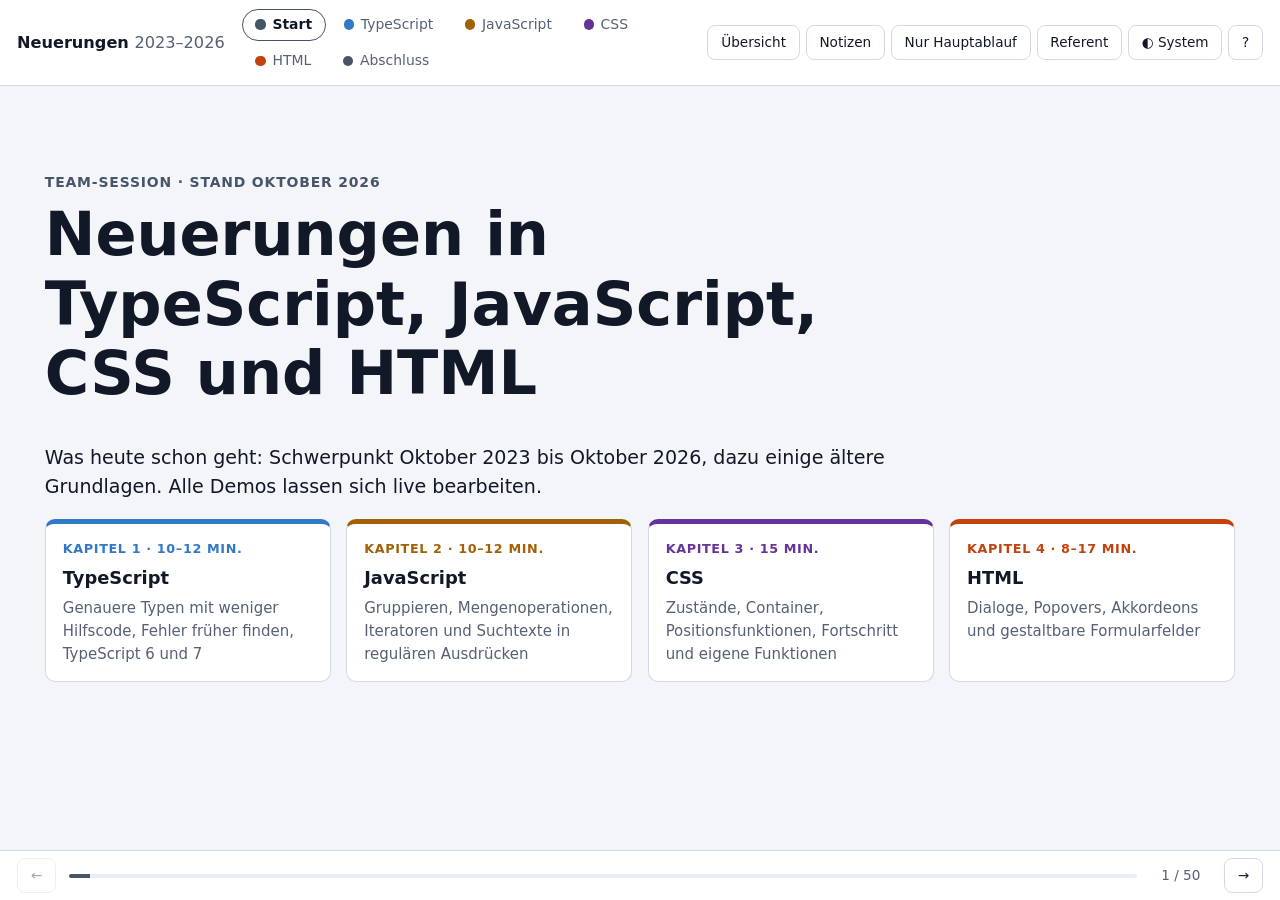
<file: index.html>
<!doctype html>
<html lang="de">
<head>
  <meta charset="utf-8">
  <meta name="viewport" content="width=device-width, initial-scale=1">
  <title>Neuerungen im Web</title>
  <meta name="description" content="Interaktive Präsentation zu Neuerungen in TypeScript, JavaScript, CSS und HTML, Oktober 2023 bis Oktober 2026">
  <link rel="stylesheet" href="assets/css/presentation.css">
</head>
<body data-chapter="start">
  <a class="skip-link" href="#slide">Zur Folie springen</a>

  <header class="topbar">
    <button type="button" class="brand" data-action="home" title="Zur ersten Folie">
      Neuerungen <span>2023–2026</span>
    </button>
    <nav class="chapters" aria-label="Kapitel"></nav>
    <div class="tools">
      <button type="button" data-action="overview" title="Übersicht und Kapitelwahl (O)">Übersicht</button>
      <button type="button" data-action="notes" aria-pressed="false" title="Sprechernotizen (N)">Notizen</button>
      <button type="button" data-action="mainonly" aria-pressed="false" title="Reserve und Zusatzbeispiele ausblenden (R)">Nur Hauptablauf</button>
      <button type="button" data-action="presenter" title="Referentenansicht in neuem Fenster (P)">Referent</button>
      <button type="button" data-action="theme">◐</button>
      <button type="button" data-action="help" title="Tastatursteuerung (?)" aria-label="Tastatursteuerung">?</button>
    </div>
  </header>

  <main id="slide" class="slide" tabindex="-1"></main>

  <aside id="notes" class="notes" aria-label="Sprechernotizen" hidden>
    <div class="notes-head">
      <strong>Sprechernotizen</strong>
      <span class="notes-meta"></span>
    </div>
    <div class="notes-body"></div>
  </aside>

  <footer class="bottombar">
    <button type="button" data-action="prev" aria-label="Vorherige Folie">←</button>
    <div class="progress" aria-hidden="true"><div class="progress-bar"></div></div>
    <span class="counter"></span>
    <button type="button" data-action="next" aria-label="Nächste Folie">→</button>
  </footer>

  <div id="announce" class="visually-hidden" aria-live="polite"></div>

  <dialog id="overview" class="sheet" aria-labelledby="overview-title">
    <div class="sheet-head">
      <h2 id="overview-title">Übersicht und Kapitelwahl</h2>
      <form method="dialog"><button class="btn btn-quiet" aria-label="Übersicht schließen">Schließen</button></form>
    </div>
    <p class="overview-mode muted"></p>
    <div class="overview-body"></div>
  </dialog>

  <dialog id="help" class="sheet sheet-narrow" aria-labelledby="help-title">
    <div class="sheet-head">
      <h2 id="help-title">Tastatursteuerung</h2>
      <form method="dialog"><button class="btn btn-quiet" aria-label="Hilfe schließen">Schließen</button></form>
    </div>
    <dl class="help-keys"></dl>
    <p class="muted">Nach einem Klick in ein Demo-Ergebnis liegt der Fokus im iframe. Für die Folien­navigation einmal außerhalb klicken.</p>
  </dialog>

  <script src="assets/js/deck.js"></script>
  <script src="content/start.js"></script>
  <script src="content/typescript.js"></script>
  <script src="content/javascript.js"></script>
  <script src="content/css.js"></script>
  <script src="content/html.js"></script>
  <script src="content/ende.js"></script>
  <script src="assets/js/highlight.js"></script>
  <script src="assets/js/playground.js"></script>
  <script src="assets/js/demo.js"></script>
  <script src="assets/js/render.js"></script>
  <script src="assets/js/app.js"></script>
</body>
</html>
</file>
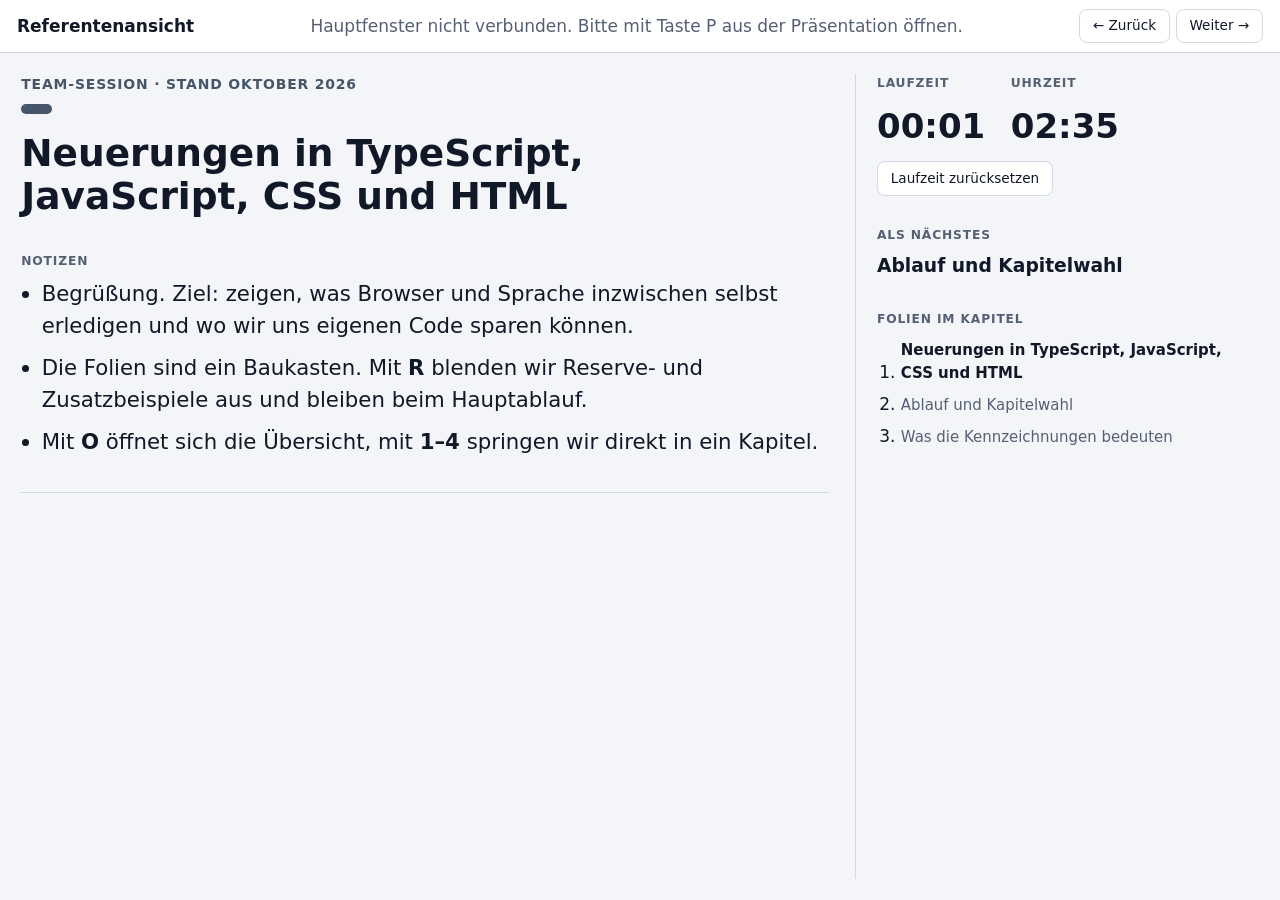
<file: presenter.html>
<!doctype html>
<html lang="de">
<head>
  <meta charset="utf-8">
  <meta name="viewport" content="width=device-width, initial-scale=1">
  <title>Referentenansicht</title>
  <link rel="stylesheet" href="assets/css/presentation.css">
  <link rel="stylesheet" href="assets/css/presenter.css">
</head>
<body class="presenter" data-chapter="start">
  <header class="topbar">
    <strong>Referentenansicht</strong>
    <span class="presenter-status muted"></span>
    <div class="tools">
      <button type="button" data-nav="prev" title="Vorherige Folie (←)">← Zurück</button>
      <button type="button" data-nav="next" title="Nächste Folie (→)">Weiter →</button>
    </div>
  </header>

  <main class="presenter-grid">
    <section class="presenter-current" aria-labelledby="current-title">
      <p class="kicker" id="current-kicker"></p>
      <p class="topic" id="current-topic" hidden></p>
      <h1 id="current-title" class="slide-title"></h1>
      <div id="current-badges"></div>
      <h2 class="presenter-label">Notizen</h2>
      <div id="current-notes" class="presenter-notes"></div>
      <div id="current-sources" class="slide-foot"></div>
    </section>

    <aside class="presenter-side">
      <section class="presenter-timer" aria-label="Zeit">
        <div>
          <span class="presenter-label">Laufzeit</span>
          <span id="elapsed" class="presenter-time">00:00</span>
        </div>
        <div>
          <span class="presenter-label">Uhrzeit</span>
          <span id="clock" class="presenter-time"></span>
        </div>
        <button type="button" class="btn" id="timer-reset">Laufzeit zurücksetzen</button>
      </section>
      <section>
        <h2 class="presenter-label">Als Nächstes</h2>
        <p id="next-title" class="presenter-next"></p>
      </section>
      <section>
        <h2 class="presenter-label">Folien im Kapitel</h2>
        <ol id="chapter-list" class="presenter-list"></ol>
      </section>
    </aside>
  </main>

  <script src="assets/js/deck.js"></script>
  <script src="content/start.js"></script>
  <script src="content/typescript.js"></script>
  <script src="content/javascript.js"></script>
  <script src="content/css.js"></script>
  <script src="content/html.js"></script>
  <script src="content/ende.js"></script>
  <script src="assets/js/render.js"></script>
  <script src="assets/js/presenter.js"></script>
</body>
</html>
</file>
<file: assets/css/presentation.css>
/* ==========================================================================
   Tokens
   ========================================================================== */

:root {
  color-scheme: light;
  --bg: #f3f5f9;
  --surface: #ffffff;
  --surface-2: #e9edf4;
  --fg: #111827;
  --muted: #566074;
  --border: #d3d9e3;
  --focus: #2563eb;

  /* Code steht in beiden Farbschemata auf dunklem Grund, damit er sich vom Text abhebt */
  --code-bg: #0f172a;
  --code-fg: #e2e8f0;
  --t-comment: #8b95a7;
  --t-string: #86efac;
  --t-keyword: #c4b5fd;
  --t-number: #fdba74;
  --t-fn: #93c5fd;
  --t-type: #67e8f9;
  --t-tag: #fda4af;
  --t-attr: #d8b4fe;
  --t-prop: #93c5fd;
  --t-at: #fda4af;

  --new-bg: #dcfce7;   --new-fg: #166534;
  --base-bg: #e0e7ff;  --base-fg: #3730a3;
  --limited-bg: #fef3c7; --limited-fg: #92400e;
  --exp-bg: #fce7f3;   --exp-fg: #9d174d;
  --ok: #15803d;
  --missing: #b91c1c;
  --before: #b45309;
  --after: #15803d;
  --neutral: #64748b;

  --ch-start: #475569;
  --ch-ts: #3178c6;
  --ch-js: #a16207;
  --ch-css: #663399;
  --ch-html: #c2410c;
  --ch-ende: #475569;
  --accent: var(--ch-start);

  --scale: 1;
  --radius: 10px;
  --font: system-ui, -apple-system, "Segoe UI", Roboto, "Helvetica Neue", sans-serif;
  --mono: ui-monospace, "SF Mono", "Cascadia Code", Menlo, Consolas, monospace;
}

@media (prefers-color-scheme: dark) {
  :root:not([data-theme="light"]) {
    color-scheme: dark;
    --bg: #0b1020;
    --surface: #111a2c;
    --surface-2: #19233a;
    --fg: #e6eaf2;
    --muted: #9ba6ba;
    --border: #2a3654;
    --focus: #60a5fa;
    --code-bg: #1a2440;
    --code-fg: #e2e8f0;
    --t-comment: #8b95a7;
    --t-string: #86efac;
    --t-keyword: #c4b5fd;
    --t-number: #fdba74;
    --t-fn: #93c5fd;
    --t-type: #67e8f9;
    --t-tag: #fda4af;
    --t-attr: #d8b4fe;
    --t-prop: #93c5fd;
    --t-at: #fda4af;
    --new-bg: #14532d;   --new-fg: #bbf7d0;
    --base-bg: #312e81;  --base-fg: #c7d2fe;
    --limited-bg: #713f12; --limited-fg: #fde68a;
    --exp-bg: #831843;   --exp-fg: #fbcfe8;
    --ok: #4ade80;
    --missing: #f87171;
    --before: #fbbf24;
    --after: #4ade80;
    --neutral: #94a3b8;
    --ch-start: #94a3b8;
    --ch-ts: #6aa6ea;
    --ch-js: #f7df1e;
    --ch-css: #b48ce8;
    --ch-html: #ff8a5c;
    --ch-ende: #94a3b8;
  }
}

:root[data-theme="dark"] {
  color-scheme: dark;
  --bg: #0b1020;
  --surface: #111a2c;
  --surface-2: #19233a;
  --fg: #e6eaf2;
  --muted: #9ba6ba;
  --border: #2a3654;
  --focus: #60a5fa;
  --code-bg: #1a2440;
  --code-fg: #e2e8f0;
  --t-comment: #8b95a7;
  --t-string: #86efac;
  --t-keyword: #c4b5fd;
  --t-number: #fdba74;
  --t-fn: #93c5fd;
  --t-type: #67e8f9;
  --t-tag: #fda4af;
  --t-attr: #d8b4fe;
  --t-prop: #93c5fd;
  --t-at: #fda4af;
  --new-bg: #14532d;   --new-fg: #bbf7d0;
  --base-bg: #312e81;  --base-fg: #c7d2fe;
  --limited-bg: #713f12; --limited-fg: #fde68a;
  --exp-bg: #831843;   --exp-fg: #fbcfe8;
  --ok: #4ade80;
  --missing: #f87171;
  --before: #fbbf24;
  --after: #4ade80;
  --neutral: #94a3b8;
  --ch-start: #94a3b8;
  --ch-ts: #6aa6ea;
  --ch-js: #f7df1e;
  --ch-css: #b48ce8;
  --ch-html: #ff8a5c;
  --ch-ende: #94a3b8;
}

[data-chapter="start"] { --accent: var(--ch-start); }
[data-chapter="ts"]    { --accent: var(--ch-ts); }
[data-chapter="js"]    { --accent: var(--ch-js); }
[data-chapter="css"]   { --accent: var(--ch-css); }
[data-chapter="html"]  { --accent: var(--ch-html); }
[data-chapter="ende"]  { --accent: var(--ch-ende); }

/* ==========================================================================
   Grundlayout
   ========================================================================== */

*, *::before, *::after { box-sizing: border-box; }

html {
  font-size: calc(17px * var(--scale));
  -webkit-text-size-adjust: 100%;
}

body {
  margin: 0;
  height: 100dvh;
  display: grid;
  grid-template-rows: auto minmax(0, 1fr) auto auto;
  grid-template-columns: minmax(0, 1fr);
  background: var(--bg);
  color: var(--fg);
  font-family: var(--font);
  line-height: 1.55;
}

a { color: var(--focus); }
code {
  font-family: var(--mono);
  font-size: 0.88em;
  font-weight: 600;
  color: color-mix(in srgb, var(--accent) 80%, var(--fg));
  background: color-mix(in srgb, var(--accent) 12%, var(--surface));
  border: 1px solid color-mix(in srgb, var(--accent) 25%, transparent);
  border-radius: 4px;
  padding: 0.02em 0.32em;
}
kbd {
  font-family: var(--mono);
  font-size: 0.8em;
  border: 1px solid var(--border);
  border-bottom-width: 2px;
  border-radius: 5px;
  padding: 0.05em 0.4em;
  background: var(--surface);
}
:focus-visible { outline: 2px solid var(--focus); outline-offset: 2px; }

.visually-hidden {
  position: absolute !important;
  width: 1px; height: 1px;
  overflow: hidden;
  clip-path: inset(50%);
  white-space: nowrap;
}

.skip-link {
  position: absolute;
  left: 1rem;
  top: -3rem;
  z-index: 10;
  background: var(--surface);
  padding: 0.5rem 1rem;
  border-radius: var(--radius);
}
.skip-link:focus { top: 0.5rem; }

.muted { color: var(--muted); }

button { font: inherit; color: inherit; }

.btn,
.tools button,
.bottombar button {
  display: inline-flex;
  align-items: center;
  gap: 0.35rem;
  border: 1px solid var(--border);
  background: var(--surface);
  color: var(--fg);
  border-radius: 8px;
  padding: 0.35rem 0.75rem;
  font-size: 0.8rem;
  text-decoration: none;
  cursor: pointer;
  white-space: nowrap;
}
.btn:hover,
.tools button:hover,
.bottombar button:hover:not(:disabled) { border-color: var(--accent); }
.btn-quiet { background: transparent; }
.tools button[aria-pressed="true"] {
  background: var(--accent);
  border-color: var(--accent);
  color: var(--surface);
}

/* ==========================================================================
   Kopf- und Fußleiste
   ========================================================================== */

.topbar {
  display: flex;
  flex-wrap: wrap;
  align-items: center;
  gap: 0.5rem 1rem;
  padding: 0.5rem 1rem;
  background: var(--surface);
  border-bottom: 1px solid var(--border);
}

.brand {
  border: 0;
  background: none;
  font-weight: 700;
  font-size: 0.95rem;
  cursor: pointer;
  padding: 0.25rem 0;
}
.brand span { color: var(--muted); font-weight: 500; }

.chapters { display: flex; flex-wrap: wrap; gap: 0.25rem; flex: 1; }
.chapters button {
  display: inline-flex;
  align-items: center;
  gap: 0.4rem;
  border: 1px solid transparent;
  background: none;
  border-radius: 999px;
  padding: 0.25rem 0.75rem;
  font-size: 0.82rem;
  cursor: pointer;
  color: var(--muted);
}
.chapters button:hover { color: var(--fg); border-color: var(--border); }
.chapters button[aria-current="true"] {
  color: var(--fg);
  border-color: var(--accent);
  font-weight: 600;
}
.chapters .short { display: none; }

.dot {
  width: 0.6rem;
  height: 0.6rem;
  border-radius: 50%;
  background: var(--accent);
  flex: none;
}
.chapters button[data-chapter="start"] .dot,
.overview-chapter[data-chapter="start"] .dot { background: var(--ch-start); }
.chapters button[data-chapter="ts"] .dot,
.overview-chapter[data-chapter="ts"] .dot { background: var(--ch-ts); }
.chapters button[data-chapter="js"] .dot,
.overview-chapter[data-chapter="js"] .dot { background: var(--ch-js); }
.chapters button[data-chapter="css"] .dot,
.overview-chapter[data-chapter="css"] .dot { background: var(--ch-css); }
.chapters button[data-chapter="html"] .dot,
.overview-chapter[data-chapter="html"] .dot { background: var(--ch-html); }
.chapters button[data-chapter="ende"] .dot,
.overview-chapter[data-chapter="ende"] .dot { background: var(--ch-ende); }

.tools { display: flex; flex-wrap: wrap; gap: 0.35rem; }

.bottombar {
  display: flex;
  align-items: center;
  gap: 0.75rem;
  padding: 0.4rem 1rem;
  background: var(--surface);
  border-top: 1px solid var(--border);
}
.bottombar button:disabled { opacity: 0.4; cursor: default; }
.progress {
  flex: 1;
  height: 4px;
  border-radius: 2px;
  background: var(--surface-2);
  overflow: hidden;
}
.progress-bar {
  height: 100%;
  width: 0;
  background: var(--accent);
  transition: width 200ms ease;
}
.counter {
  font-variant-numeric: tabular-nums;
  font-size: 0.8rem;
  color: var(--muted);
  min-width: 4.5em;
  text-align: center;
}

/* ==========================================================================
   Notizen
   ========================================================================== */

.notes {
  max-height: 34vh;
  overflow: auto;
  background: var(--surface-2);
  border-top: 3px solid var(--accent);
  padding: 0.6rem 1rem 0.8rem;
  font-size: 0.92rem;
}
.notes[hidden] { display: none; }
.notes-head { display: flex; justify-content: space-between; gap: 1rem; color: var(--muted); font-size: 0.8rem; }
.notes-list { margin: 0.35rem 0 0; padding-left: 1.2rem; }
.notes-list li + li { margin-top: 0.25rem; }

/* ==========================================================================
   Folie
   ========================================================================== */

.slide {
  overflow: auto;
  scroll-padding: 1rem;
  outline: none;
}

.slide-inner {
  max-width: 1440px;
  margin: 0 auto;
  padding: clamp(1rem, 2.5vw, 2.25rem) clamp(1rem, 3.5vw, 3.25rem) 3rem;
}

.slide-head { margin-bottom: 1.25rem; }
.kicker {
  margin: 0 0 0.35rem;
  color: var(--accent);
  font-weight: 700;
  font-size: 0.82rem;
  letter-spacing: 0.06em;
  text-transform: uppercase;
}
/* Das eigentliche Feature einer Folie, groß und auf einen Blick erkennbar */
.topic {
  display: inline-block;
  max-width: 100%;
  overflow-wrap: anywhere;
  margin: 0.15rem 0 0.6rem;
  padding: 0.3rem 0.9rem;
  border-radius: 8px;
  background: var(--accent);
  color: var(--surface);
  font-family: var(--mono);
  font-size: clamp(1.15rem, 0.9rem + 1vw, 1.7rem);
  font-weight: 700;
  line-height: 1.3;
}
.topic code {
  all: unset;
  font: inherit;
}

.slide-title {
  margin: 0;
  font-size: clamp(1.55rem, 1rem + 1.6vw, 2.45rem);
  line-height: 1.15;
  text-wrap: balance;
}
.slide-title code { font-size: 0.85em; }

.badges { display: flex; flex-wrap: wrap; gap: 0.4rem; margin-top: 0.75rem; }
.badge,
.chip {
  display: inline-flex;
  align-items: center;
  gap: 0.3rem;
  border-radius: 999px;
  padding: 0.12rem 0.65rem;
  font-size: 0.74rem;
  font-weight: 600;
  white-space: nowrap;
}
.badge-new { background: var(--new-bg); color: var(--new-fg); }
.badge-base { background: var(--base-bg); color: var(--base-fg); }
.badge-limited { background: var(--limited-bg); color: var(--limited-fg); }
.badge-exp { background: var(--exp-bg); color: var(--exp-fg); }
.chip {
  border: 1px solid var(--border);
  color: var(--muted);
  font-weight: 500;
}
.chip-role { border-style: dashed; color: var(--fg); }
.chip.check.is-ok { color: var(--ok); border-color: currentColor; }
.chip.check.is-missing { color: var(--missing); border-color: currentColor; }

.slide-body > * + * { margin-top: 1rem; }
.slide-body p { margin: 0; max-width: 75ch; }
.slide-body .lead {
  font-size: 1.12rem;
  color: var(--fg);
  max-width: 70ch;
}
.block-heading { font-size: 1.1rem; margin: 1.5rem 0 0; }
.list { margin: 0; padding-left: 1.25rem; max-width: 80ch; }
.list li + li { margin-top: 0.3rem; }

.slide-foot {
  margin-top: 2rem;
  padding-top: 0.9rem;
  border-top: 1px solid var(--border);
  font-size: 0.82rem;
  color: var(--muted);
  display: grid;
  gap: 0.5rem;
}
.slide-foot p { margin: 0; max-width: 100ch; }
.slide-foot strong { color: var(--fg); }
.sources { display: flex; flex-wrap: wrap; gap: 0.25rem 0.75rem; align-items: baseline; }
.sources ul { display: contents; list-style: none; }
.sources li::after { content: "·"; margin-left: 0.75rem; color: var(--border); }
.sources li:last-child::after { content: none; }

.fineprint { font-size: 0.75rem; color: var(--muted); overflow-wrap: anywhere; }

/* Titel- und Kapitelfolien */
.layout-title .slide-head { margin: clamp(1rem, 6vh, 4rem) 0 2rem; }
.layout-title .slide-title { font-size: clamp(2rem, 1rem + 3.4vw, 3.8rem); max-width: 20ch; }
.layout-chapter .slide-title { font-size: clamp(2rem, 1rem + 3vw, 3.4rem); }
.layout-chapter .slide-head { border-left: 6px solid var(--accent); padding-left: 1rem; }

/* Tabellen */
.table-wrap { overflow-x: auto; max-width: 100%; }
.table-wrap table {
  border-collapse: collapse;
  width: 100%;
  font-size: 0.86rem;
  background: var(--surface);
  border: 1px solid var(--border);
  border-radius: var(--radius);
}
.table-wrap th,
.table-wrap td {
  text-align: left;
  vertical-align: top;
  padding: 0.45rem 0.75rem;
  border-bottom: 1px solid var(--border);
}
.table-wrap thead th { background: var(--surface-2); font-size: 0.78rem; }
.table-wrap tr:last-child > * { border-bottom: 0; }
.check-cell { font-weight: 600; white-space: nowrap; }
.check-cell.is-ok { color: var(--ok); }
.check-cell.is-missing { color: var(--missing); }

/* Hinweise */
.callout {
  border-left: 4px solid var(--accent);
  background: var(--surface);
  border-radius: 0 var(--radius) var(--radius) 0;
  padding: 0.7rem 1rem;
  max-width: 90ch;
}
.callout p { margin: 0; }
.callout-title { font-weight: 700; margin-bottom: 0.2rem !important; }
.callout-warn { border-left-color: var(--before); }
.callout-exp { border-left-color: var(--exp-fg); }
.callout-ok { border-left-color: var(--after); }

/* Karten */
.cards {
  display: grid;
  grid-template-columns: repeat(auto-fit, minmax(min(100%, 14rem), 1fr));
  gap: 0.9rem;
}
.card {
  display: flex;
  flex-direction: column;
  gap: 0.3rem;
  text-align: left;
  border: 1px solid var(--border);
  border-top: 5px solid var(--accent);
  background: var(--surface);
  border-radius: var(--radius);
  padding: 0.9rem 1rem;
}
button.card { cursor: pointer; }
button.card:hover { border-color: var(--accent); }
.card-title { font-weight: 700; font-size: 1.05rem; }
.card-text { color: var(--muted); font-size: 0.88rem; }
.card-meta { font-size: 0.75rem; color: var(--accent); font-weight: 700; text-transform: uppercase; letter-spacing: 0.05em; }

/* Legende */
.legend {
  display: grid;
  grid-template-columns: max-content 1fr;
  gap: 0.6rem 1rem;
  margin: 0;
  align-items: baseline;
}
.legend dd { margin: 0; }

/* Spalten */
.columns {
  display: grid;
  grid-template-columns: repeat(auto-fit, minmax(min(100%, 22rem), 1fr));
  gap: 1.25rem;
}
.column > * + * { margin-top: 1rem; }

/* ==========================================================================
   Vergleich und Demos
   ========================================================================== */

.compare {
  display: grid;
  grid-template-columns: repeat(2, minmax(0, 1fr));
  gap: 1.25rem;
}
.compare-side {
  min-width: 0;
  border-top: 4px solid var(--neutral);
  padding-top: 0.55rem;
}
.compare-side > * + * { margin-top: 0.75rem; }
.compare-before { border-top-color: var(--before); }
.compare-after { border-top-color: var(--after); }
.compare-label {
  margin: 0;
  font-size: 0.78rem;
  text-transform: uppercase;
  letter-spacing: 0.06em;
}
.compare-before .compare-label { color: var(--before); }
.compare-after .compare-label { color: var(--after); }

.demo {
  display: grid;
  grid-template-columns: minmax(0, 1.05fr) minmax(0, 1fr);
  gap: 1rem;
  align-items: start;
}
.demo.stack { grid-template-columns: minmax(0, 1fr); }
.demo-code,
.demo-result { display: flex; flex-direction: column; gap: 0.6rem; min-width: 0; }

/* Codeflächen sind immer dunkel: eigene Farben für Rahmen, Text und Meldungen */
.editor,
.console {
  --fg: var(--code-fg);
  --muted: #94a3b8;
  --border: #2c3a57;
  --focus: #60a5fa;
  --before: #fbbf24;
  --missing: #f87171;
  --ok: #4ade80;
  color: var(--code-fg);
  box-shadow: 0 1px 2px rgb(15 23 42 / 0.12), 0 4px 14px rgb(15 23 42 / 0.12);
}

.editor {
  border: 1px solid var(--border);
  border-radius: var(--radius);
  background: var(--code-bg);
  overflow: hidden;
}
.editor:focus-within { outline: 2px solid var(--focus); outline-offset: 1px; }
.editor-head,
.result-head {
  display: flex;
  justify-content: space-between;
  gap: 1rem;
  font-size: 0.68rem;
  font-weight: 700;
  letter-spacing: 0.07em;
  text-transform: uppercase;
  color: var(--muted);
}
.editor-head { padding: 0.4rem 0.9rem; border-bottom: 1px solid var(--border); }
.editor-hint { font-weight: 500; letter-spacing: 0.02em; text-transform: none; }
.editor.is-static .editor-head { display: none; }
.editor.is-static .editor-head:has(.editor-lang:not(:empty)) { display: flex; }

.editor-body { position: relative; }
.editor-hl,
.editor-input {
  margin: 0;
  padding: 0.75rem 0.95rem;
  font-family: var(--mono);
  font-size: 0.8rem;
  line-height: 1.55;
  font-variant-ligatures: none;
  letter-spacing: 0;
  white-space: pre-wrap;
  overflow-wrap: anywhere;
  word-break: normal;
  tab-size: 2;
}
.editor-hl { color: var(--code-fg); min-height: 2.5rem; }
.editor-input {
  position: absolute;
  inset: 0;
  width: 100%;
  height: 100%;
  border: 0;
  background: transparent;
  color: transparent;
  caret-color: var(--fg);
  resize: none;
  overflow: hidden;
  outline: none;
}
.editor-input::selection { background: color-mix(in srgb, var(--focus) 30%, transparent); }

.t-comment { color: var(--t-comment); font-style: italic; }
.t-string { color: var(--t-string); }
.t-keyword { color: var(--t-keyword); }
.t-number { color: var(--t-number); }
.t-fn { color: var(--t-fn); }
.t-type { color: var(--t-type); }
.t-tag { color: var(--t-tag); }
.t-attr { color: var(--t-attr); }
.t-prop { color: var(--t-prop); }
.t-at { color: var(--t-at); font-weight: 600; }

.demo-toolbar { display: flex; flex-wrap: wrap; gap: 0.45rem; align-items: center; }
.demo-hint { font-size: 0.72rem; color: var(--muted); }

.result-frame {
  border: 1px solid var(--border);
  border-radius: var(--radius);
  overflow: hidden;
  background: #ffffff;
  resize: vertical;
  min-height: 120px;
}
.result-frame iframe { display: block; width: 100%; height: 100%; border: 0; }

.console {
  border: 1px solid var(--border);
  border-radius: var(--radius);
  background: var(--code-bg);
  overflow: hidden;
}
.console .result-head { padding: 0.4rem 0.9rem; border-bottom: 1px solid var(--border); }
.demo-web .console.is-empty { display: none; }
.console-body {
  max-height: 20rem;
  overflow: auto;
  font-family: var(--mono);
  font-size: 0.8rem;
}
.console-line {
  padding: 0.3rem 0.9rem;
  white-space: pre-wrap;
  overflow-wrap: anywhere;
  border-bottom: 1px solid color-mix(in srgb, var(--border) 55%, transparent);
}
.console-line:last-child { border-bottom: 0; }
.level-error { color: var(--missing); }
.level-warn { color: var(--before); }
.console-empty { padding: 0.45rem 0.9rem; color: var(--muted); font-style: italic; font-family: var(--font); }
.console-table { border-collapse: collapse; }
.console-table th { text-align: left; font-weight: 500; padding: 0.1rem 1.25rem 0.1rem 0; color: var(--muted); }
.console-table td { padding: 0.1rem 0; }
.console-table .is-true { color: var(--ok); }
.console-table .is-false { color: var(--missing); }

/* ==========================================================================
   Dialoge
   ========================================================================== */

.sheet {
  width: min(1100px, calc(100vw - 32px));
  max-height: calc(100dvh - 48px);
  border: 1px solid var(--border);
  border-radius: 14px;
  background: var(--surface);
  color: var(--fg);
  padding: 1rem 1.25rem 1.5rem;
}
.sheet-narrow { width: min(640px, calc(100vw - 32px)); }
.sheet::backdrop { background: rgb(5 10 20 / 0.55); }
.sheet-head { display: flex; justify-content: space-between; align-items: center; gap: 1rem; }
.sheet-head h2 { margin: 0; font-size: 1.2rem; }
.sheet-head form { margin: 0; }

.overview-body {
  display: grid;
  grid-template-columns: repeat(auto-fill, minmax(min(100%, 19rem), 1fr));
  gap: 1rem 1.5rem;
}
.overview-chapter h3 {
  display: flex;
  align-items: center;
  gap: 0.5rem;
  margin: 0.5rem 0;
  font-size: 0.95rem;
}
.overview-chapter ol { list-style: none; margin: 0; padding: 0; display: grid; gap: 0.3rem; }
.overview-item {
  width: 100%;
  text-align: left;
  border: 1px solid var(--border);
  background: var(--surface);
  border-radius: 8px;
  padding: 0.45rem 0.65rem;
  cursor: pointer;
}
.overview-item:hover { border-color: var(--accent); }
.overview-item[aria-current="true"] { border-color: var(--focus); box-shadow: inset 4px 0 0 var(--focus); }
.overview-title { display: block; font-size: 0.85rem; font-weight: 600; }
.overview-topic {
  display: block;
  font-family: var(--mono);
  font-size: 0.78rem;
  font-weight: 700;
  color: var(--accent);
}
.overview-topic code { all: unset; }
.overview-item .badges { margin-top: 0.3rem; gap: 0.25rem; }
.overview-item .badge,
.overview-item .chip { font-size: 0.65rem; padding: 0.05rem 0.45rem; }

.help-keys {
  display: grid;
  grid-template-columns: max-content 1fr;
  gap: 0.5rem 1rem;
  font-size: 0.9rem;
}
.help-keys dd { margin: 0; }

/* ==========================================================================
   Übergänge und Bewegung
   ========================================================================== */

::view-transition-old(root),
::view-transition-new(root) { animation-duration: 160ms; }

@media (prefers-reduced-motion: reduce) {
  .progress-bar { transition: none; }
}

/* ==========================================================================
   Schmale Bildschirme
   ========================================================================== */

@media (max-width: 1000px) {
  .compare,
  .demo { grid-template-columns: minmax(0, 1fr); }
}

@media (max-width: 1180px) {
  .chapters .long { display: none; }
  .chapters .short { display: inline; }
}

@media (max-width: 760px) {
  .topbar { padding: 0.4rem 16px; gap: 0.35rem 0.75rem; }
  .chapters,
  .tools {
    flex: 1 1 100%;
    min-width: 0;
    flex-wrap: nowrap;
    overflow-x: auto;
    scrollbar-width: none;
  }
  .chapters button { padding: 0.25rem 0.6rem; }
  .tools button { flex: none; }
  .slide-inner { padding: 1rem 16px 2.5rem; }
  .legend,
  .help-keys { grid-template-columns: 1fr; }
  .legend dd,
  .help-keys dd { margin-bottom: 0.5rem; }
}

@media print {
  .topbar, .bottombar, .notes, .demo-toolbar { display: none; }
  body { display: block; height: auto; }
}
</file>
<file: assets/css/presenter.css>
/* Referentenansicht, ergänzt presentation.css */

.presenter { grid-template-rows: auto minmax(0, 1fr); }
.presenter .topbar { justify-content: space-between; }

.presenter-grid {
  display: grid;
  grid-template-columns: minmax(0, 2fr) minmax(16rem, 1fr);
  gap: 1.5rem;
  padding: 1.25rem;
  overflow: auto;
}

.presenter-current { min-width: 0; }
.presenter-label {
  display: block;
  margin: 1.25rem 0 0.4rem;
  font-size: 0.72rem;
  font-weight: 700;
  letter-spacing: 0.07em;
  text-transform: uppercase;
  color: var(--muted);
}
.presenter-notes { font-size: 1.25rem; line-height: 1.5; }
.presenter-notes li + li { margin-top: 0.6rem; }

.presenter-side {
  display: flex;
  flex-direction: column;
  gap: 0.5rem;
  border-left: 1px solid var(--border);
  padding-left: 1.25rem;
}
.presenter-timer {
  display: flex;
  flex-wrap: wrap;
  gap: 0.5rem 1.5rem;
  align-items: end;
}
.presenter-timer .presenter-label { margin-top: 0; }
.presenter-time { font-size: 2rem; font-weight: 700; font-variant-numeric: tabular-nums; }
.presenter-next { font-size: 1.1rem; font-weight: 600; margin: 0; }

.presenter-list { margin: 0; padding-left: 1.4rem; display: grid; gap: 0.2rem; }
.presenter-list button {
  border: 0;
  background: none;
  text-align: left;
  padding: 0.15rem 0;
  cursor: pointer;
  color: var(--muted);
  font-size: 0.88rem;
}
.presenter-list button[aria-current="true"] { color: var(--fg); font-weight: 700; }

@media (max-width: 800px) {
  .presenter-grid { grid-template-columns: 1fr; padding: 1rem 16px; }
  .presenter-side { border-left: 0; padding-left: 0; border-top: 1px solid var(--border); }
}
</file>
